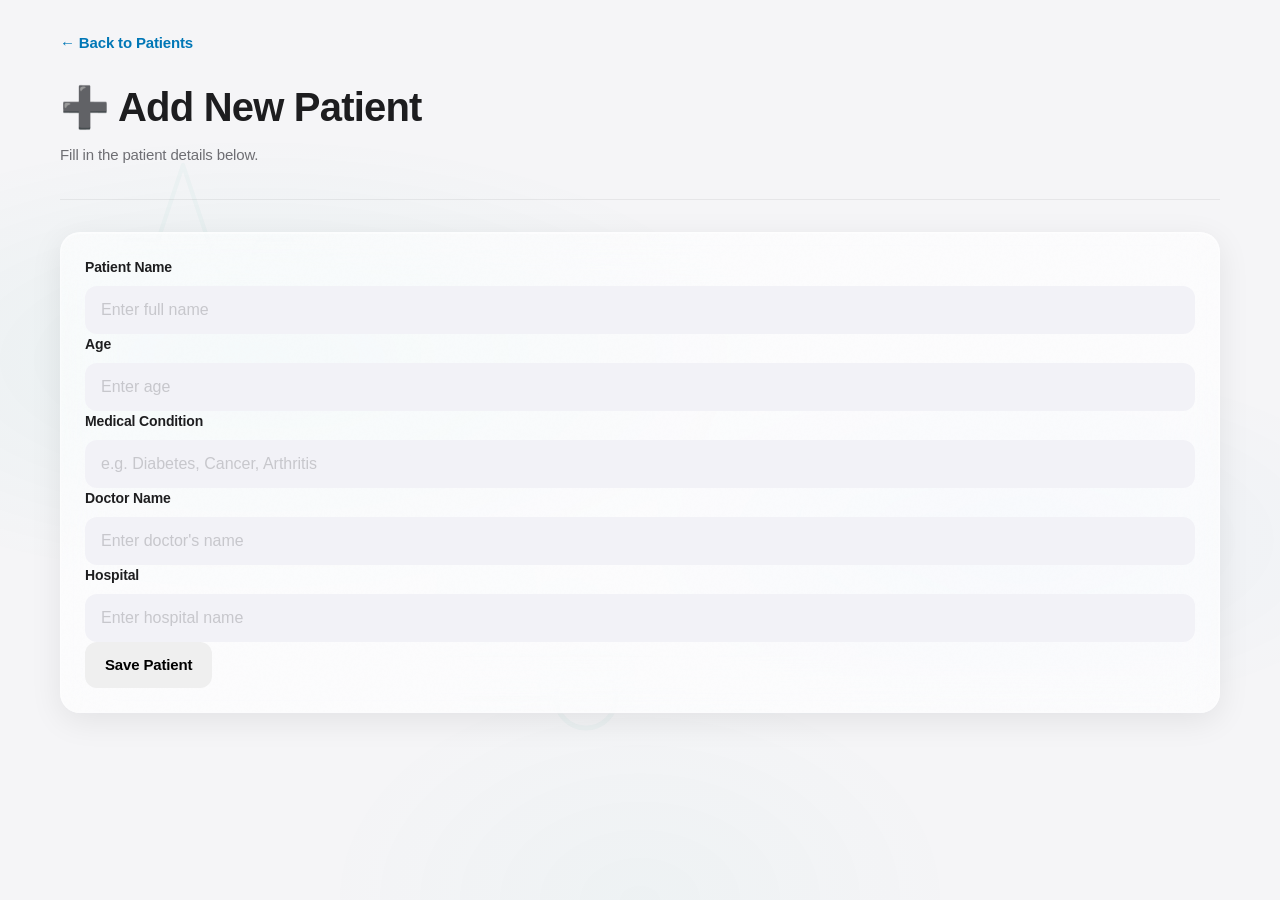
<file: templates/add.html>
<!DOCTYPE html>
<html lang="en">
<head>
    <meta charset="UTF-8">
    <meta name="viewport" content="width=device-width, initial-scale=1.0">
    <link rel="stylesheet" href="/static/style.css">
    <title>Add Patient</title>
</head>
<body>
<div class="container">

    <a href="/" class="back-link">← Back to Patients</a>

    <h1>➕ Add New Patient</h1>
    <p>Fill in the patient details below.</p>

    <hr>

    <div class="card">
        <form method="POST">
            <label>Patient Name</label>
            <input type="text" name="name" placeholder="Enter full name" required>

            <label>Age</label>
            <input type="number" name="age" placeholder="Enter age" required>

            <label>Medical Condition</label>
            <input type="text" name="condition" placeholder="e.g. Diabetes, Cancer, Arthritis">

            <label>Doctor Name</label>
            <input type="text" name="doctor" placeholder="Enter doctor's name">

            <label>Hospital</label>
            <input type="text" name="hospital" placeholder="Enter hospital name">

            <button type="submit" class="btn btn-green">Save Patient</button>
        </form>
    </div>

</div>
</body>
</html>
</file>
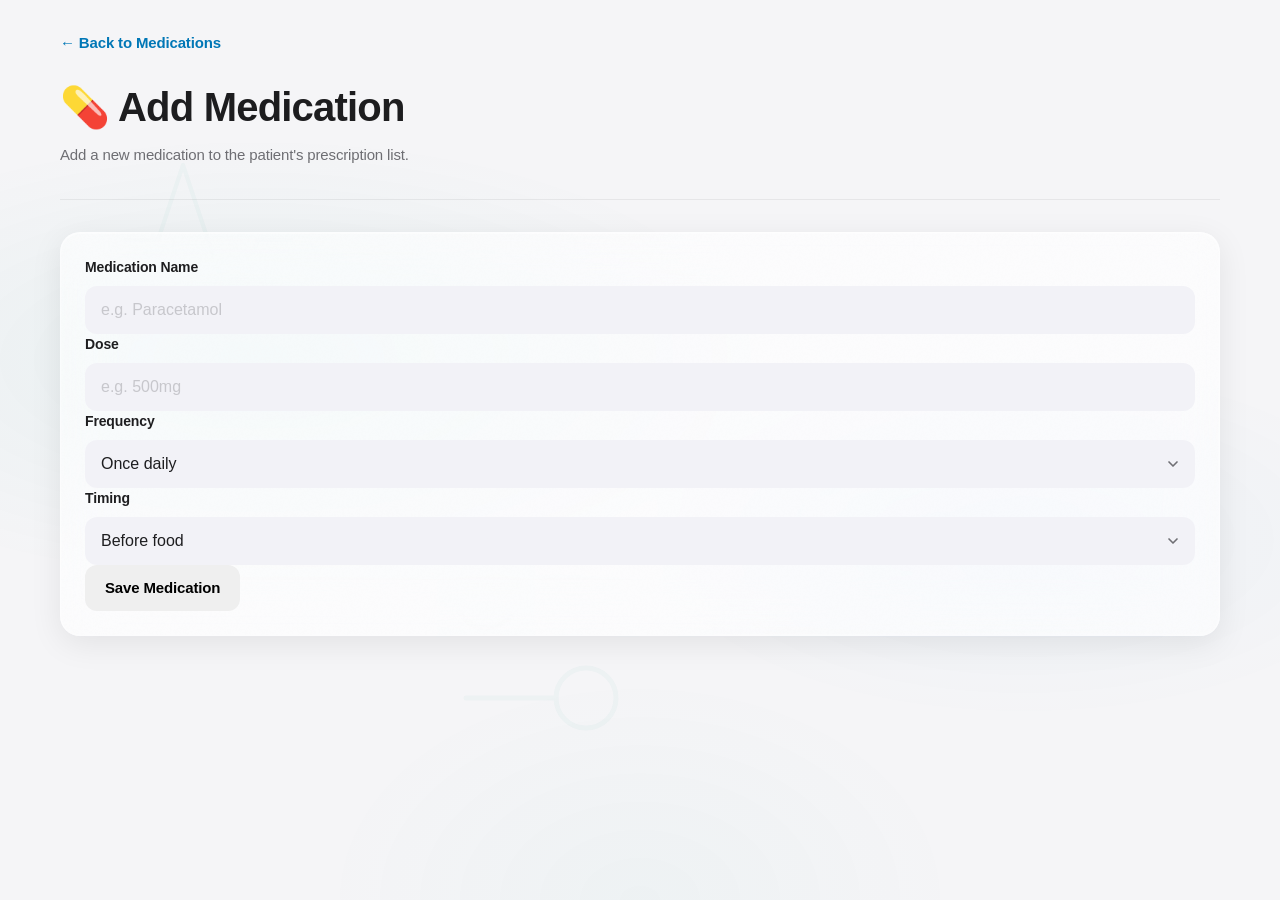
<file: templates/add_medication.html>
<!DOCTYPE html>
<html lang="en">
<head>
    <meta charset="UTF-8">
    <meta name="viewport" content="width=device-width, initial-scale=1.0">
    <link rel="stylesheet" href="/static/style.css">
    <title>Add Medication</title>
</head>
<body>
<div class="container">

    <a href="/patient/{{ patient_id }}/medications" class="back-link">← Back to Medications</a>

    <h1>💊 Add Medication</h1>
    <p>Add a new medication to the patient's prescription list.</p>

    <hr>

    <div class="card">
        <form method="POST">
            <label>Medication Name</label>
            <input type="text" name="name" placeholder="e.g. Paracetamol" required>

            <label>Dose</label>
            <input type="text" name="dose" placeholder="e.g. 500mg" required>

            <label>Frequency</label>
            <select name="frequency">
                <option value="Once daily">Once daily</option>
                <option value="Twice daily">Twice daily</option>
                <option value="Three times daily">Three times daily</option>
                <option value="As needed">As needed</option>
            </select>

            <label>Timing</label>
            <select name="timing">
                <option value="Before food">Before food</option>
                <option value="After food">After food</option>
                <option value="With food">With food</option>
                <option value="At bedtime">At bedtime</option>
            </select>

            <button type="submit" class="btn btn-green">Save Medication</button>
        </form>
    </div>

</div>
</body>
</html>
</file>
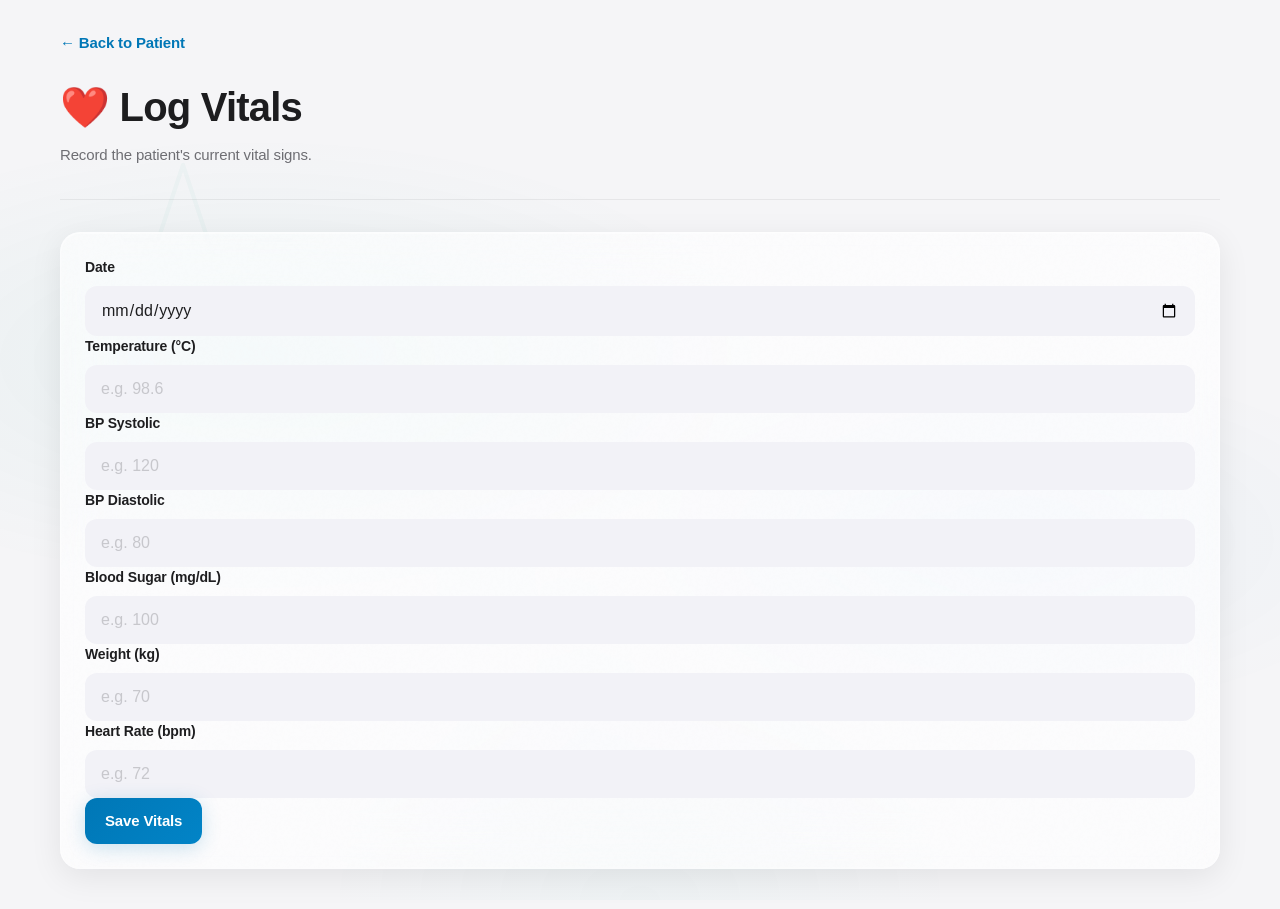
<file: templates/add_vitals.html>
<!DOCTYPE html>
<html lang="en">
<head>
    <meta charset="UTF-8">
    <meta name="viewport" content="width=device-width, initial-scale=1.0">
    <link rel="stylesheet" href="/static/style.css">
    <title>Log Vitals</title>
</head>
<body>
<div class="container">

    <a href="/patient/{{ patient_id }}" class="back-link">← Back to Patient</a>

    <h1>❤️ Log Vitals</h1>
    <p>Record the patient's current vital signs.</p>

    <hr>

    <div class="card">
        <form method="POST">
            <label>Date</label>
            <input type="date" name="date" required>

            <label>Temperature (°C)</label>
            <input type="number" step="0.1" name="temperature" placeholder="e.g. 98.6" required>

            <label>BP Systolic</label>
            <input type="number" name="bp_systolic" placeholder="e.g. 120" required>

            <label>BP Diastolic</label>
            <input type="number" name="bp_diastolic" placeholder="e.g. 80" required>

            <label>Blood Sugar (mg/dL)</label>
            <input type="number" step="0.1" name="sugar" placeholder="e.g. 100">

            <label>Weight (kg)</label>
            <input type="number" step="0.1" name="weight" placeholder="e.g. 70">

            <label>Heart Rate (bpm)</label>
            <input type="number" name="heart_rate" placeholder="e.g. 72">

            <button type="submit" class="btn btn-primary">Save Vitals</button>
        </form>
    </div>

</div>
</body>
</html>
</file>
<file: static/style.css>
:root {
    --primary: #0077B6;
    --primary-light: #00B4D8;
    --primary-dark: #023E8A;
    --primary-50: #f0f9ff;
    --primary-100: #e0f2fe;
    --primary-200: #bae6fd;
    --primary-300: #7dd3fc;
    --primary-400: #38bdf8;
    --primary-500: #0ea5e9;
    --primary-600: #0284c7;
    --primary-700: #0369a1;
    --primary-800: #075985;
    --primary-900: #0c4a6e;
    --medical: #0d9488;
    --medical-light: #14b8a6;
    --medical-dark: #0f766e;
    --medical-50: #f0fdfa;
    --medical-100: #ccfbf1;
    --ios-bg: #f5f5f7;
    --ios-surface: #ffffff;
    --ios-surface-elevated: #ffffff;
    --ios-secondary: #f2f2f7;
    --ios-tertiary: #e5e5ea;
    --ios-quaternary: #d1d1d6;
    --ios-separator: #c6c6c8;
    --ios-border: rgba(0, 0, 0, 0.06);
    --text-primary: #1d1d1f;
    --text-secondary: #6e6e73;
    --text-tertiary: #aeaeb2;
    --text-quaternary: #c7c7cc;
    --text-inverse: #ffffff;
    --success: #34c759;
    --success-bg: #e8f5e9;
    --warning: #ff9500;
    --warning-bg: #fff3e0;
    --danger: #ff3b30;
    --danger-bg: #ffebee;
    --info: #007aff;
    --info-bg: #e3f2fd;
    --font: -apple-system, BlinkMacSystemFont, 'SF Pro Display', 'SF Pro Text', 'Segoe UI', 'Noto Sans SC', 'Noto Sans JP', 'PingFang SC', 'Hiragino Sans GB', 'Microsoft YaHei', sans-serif;
    --font-mono: 'SF Mono', 'SFMono-Regular', 'Fira Code', ui-monospace, monospace;
    --space-1: 4px;
    --space-2: 8px;
    --space-3: 12px;
    --space-4: 16px;
    --space-5: 20px;
    --space-6: 24px;
    --space-8: 32px;
    --space-10: 40px;
    --space-12: 48px;
    --space-16: 64px;
    --radius-xs: 6px;
    --radius-sm: 8px;
    --radius-md: 12px;
    --radius-lg: 16px;
    --radius-xl: 20px;
    --radius-2xl: 24px;
    --radius-3xl: 32px;
    --radius-full: 9999px;
    --shadow-xs: 0 0.5px 1px rgba(0,0,0,0.04);
    --shadow-sm: 0 1px 2px rgba(0,0,0,0.04), 0 1px 3px rgba(0,0,0,0.02);
    --shadow-md: 0 2px 8px rgba(0,0,0,0.06), 0 1px 3px rgba(0,0,0,0.04);
    --shadow-lg: 0 4px 16px rgba(0,0,0,0.08), 0 2px 6px rgba(0,0,0,0.04);
    --shadow-xl: 0 8px 32px rgba(0,0,0,0.10), 0 4px 12px rgba(0,0,0,0.04);
    --shadow-primary: 0 4px 20px rgba(0, 119, 182, 0.20);
    --shadow-primary-lg: 0 8px 30px rgba(0, 119, 182, 0.25);
    --ease-ios: cubic-bezier(0.32, 0.08, 0.24, 1);
    --ease-spring: cubic-bezier(0.34, 1.56, 0.64, 1);
    --ease-out: cubic-bezier(0.16, 1, 0.3, 1);
    --ease-in-out: cubic-bezier(0.65, 0, 0.35, 1);
    --duration-fast: 150ms;
    --duration-base: 250ms;
    --duration-slow: 400ms;
    --duration-slower: 600ms;
}

*, *::before, *::after {
    margin: 0;
    padding: 0;
    box-sizing: border-box;
    -webkit-tap-highlight-color: transparent;
}

html {
    font-size: 16px;
    -webkit-font-smoothing: antialiased;
    -moz-osx-font-smoothing: grayscale;
    text-rendering: optimizeLegibility;
    scroll-behavior: smooth;
}

body {
    background: var(--ios-bg);
    color: var(--text-primary);
    font-family: var(--font);
    font-size: 16px;
    line-height: 1.5;
    letter-spacing: -0.01em;
    min-height: 100vh;
    overflow-x: hidden;
    padding-bottom: env(safe-area-inset-bottom);
    position: relative;
}

body::before {
    content: '';
    position: fixed;
    inset: 0;
    z-index: -2;
    background: 
        radial-gradient(ellipse 80% 50% at 20% 40%, rgba(13, 148, 136, 0.06) 0%, transparent 50%),
        radial-gradient(ellipse 60% 40% at 80% 60%, rgba(0, 119, 182, 0.04) 0%, transparent 50%),
        radial-gradient(ellipse 50% 50% at 50% 100%, rgba(13, 148, 136, 0.03) 0%, transparent 50%);
    pointer-events: none;
}

body::after {
    content: '';
    position: fixed;
    inset: 0;
    z-index: -1;
    pointer-events: none;
    opacity: 0.03;
    background-image: 
        url("data:image/svg+xml,%3Csvg xmlns='http://www.w3.org/2000/svg' width='200' height='200' viewBox='0 0 24 24' fill='none' stroke='%230d9488' stroke-width='0.5' stroke-linecap='round' stroke-linejoin='round'%3E%3Cpath d='M22 12h-4l-3 9L9 3l-3 9H2'/%3E%3C/svg%3E"),
        url("data:image/svg+xml,%3Csvg xmlns='http://www.w3.org/2000/svg' width='160' height='160' viewBox='0 0 24 24' fill='none' stroke='%230077B6' stroke-width='0.5' stroke-linecap='round' stroke-linejoin='round'%3E%3Cpath d='M4.9 19.1C1 15.2 1 8.8 4.9 4.9'/%3E%3Cpath d='M7.8 16.2c-2.3-2.3-2.3-6.1 0-8.5'/%3E%3Ccircle cx='12' cy='12' r='2'/%3E%3Cpath d='M16.2 7.8c2.3 2.3 2.3 6.1 0 8.5'/%3E%3Cpath d='M19.1 4.9C23 8.8 23 15.1 19.1 19'/%3E%3C/svg%3E"),
        url("data:image/svg+xml,%3Csvg xmlns='http://www.w3.org/2000/svg' width='240' height='240' viewBox='0 0 24 24' fill='none' stroke='%230d9488' stroke-width='0.5' stroke-linecap='round' stroke-linejoin='round'%3E%3Cpath d='M20 7h-9'/%3E%3Cpath d='M14 17H5'/%3E%3Ccircle cx='17' cy='17' r='3'/%3E%3Ccircle cx='7' cy='7' r='3'/%3E%3C/svg%3E");
    background-position: 10% 20%, 70% 60%, 40% 80%;
    background-repeat: no-repeat;
    animation: floatBg 20s ease-in-out infinite;
}

@keyframes floatBg {
    0%, 100% { transform: translateY(0) rotate(0deg); }
    33% { transform: translateY(-10px) rotate(1deg); }
    66% { transform: translateY(5px) rotate(-1deg); }
}

.container {
    max-width: 1200px;
    margin: 0 auto;
    padding: var(--space-6) var(--space-5);
}

h1, h2, h3, h4, h5, h6 {
    font-weight: 700;
    line-height: 1.2;
    color: var(--text-primary);
    letter-spacing: -0.02em;
}

h1 {
    font-size: clamp(1.75rem, 5vw, 2.5rem);
    font-weight: 800;
    margin-bottom: var(--space-3);
}

h2 {
    font-size: clamp(1.375rem, 4vw, 1.75rem);
    font-weight: 700;
    margin-bottom: var(--space-3);
}

h3 {
    font-size: 1.125rem;
    font-weight: 600;
    margin-bottom: var(--space-3);
    color: var(--text-primary);
}

h4 {
    font-size: 1rem;
    font-weight: 600;
    margin-bottom: var(--space-2);
    color: var(--text-secondary);
}

p {
    color: var(--text-secondary);
    line-height: 1.6;
    margin-bottom: var(--space-3);
    font-size: 0.9375rem;
    letter-spacing: -0.01em;
}

.text-muted { color: var(--text-tertiary); }
.text-small { font-size: 0.8125rem; }
.text-xs { font-size: 0.75rem; }
.text-primary { color: var(--primary); }
.text-medical { color: var(--medical); }
.text-success { color: var(--success); }
.text-warning { color: var(--warning); }
.text-danger { color: var(--danger); }

a {
    color: var(--primary);
    text-decoration: none;
    font-weight: 500;
    transition: color var(--duration-fast) var(--ease-ios);
}

a:hover { color: var(--primary-dark); }

a:focus-visible {
    outline: 2px solid var(--primary-200);
    outline-offset: 2px;
    border-radius: var(--radius-xs);
}

hr {
    border: none;
    border-top: 1px solid var(--ios-border);
    margin: var(--space-8) 0;
}

hr.dashed {
    border-top-style: dashed;
    border-top-color: var(--ios-quaternary);
}

button, .btn {
    display: inline-flex;
    align-items: center;
    justify-content: center;
    gap: var(--space-2);
    padding: var(--space-3) var(--space-5);
    border-radius: var(--radius-md);
    font-size: 0.9375rem;
    font-weight: 600;
    font-family: inherit;
    border: none;
    cursor: pointer;
    transition: all var(--duration-fast) var(--ease-ios);
    white-space: nowrap;
    letter-spacing: -0.01em;
    line-height: 1.5;
    min-height: 44px;
    position: relative;
    overflow: hidden;
}

button::before, .btn::before {
    content: '';
    position: absolute;
    inset: 0;
    background: linear-gradient(180deg, rgba(255,255,255,0.15) 0%, transparent 100%);
    opacity: 0;
    transition: opacity var(--duration-fast) var(--ease-ios);
}

button:hover::before, .btn:hover::before { opacity: 1; }

button:active, .btn:active {
    transform: scale(0.96);
    transition-duration: 100ms;
}

button:focus-visible, .btn:focus-visible {
    outline: 2px solid var(--primary-200);
    outline-offset: 2px;
}

.btn-primary {
    background: linear-gradient(135deg, var(--primary) 0%, var(--primary-600) 100%);
    color: var(--text-inverse);
    box-shadow: var(--shadow-primary);
}

.btn-primary:hover {
    box-shadow: var(--shadow-primary-lg);
    transform: translateY(-1px);
}

.btn-primary:active { transform: scale(0.96) translateY(0); }

.btn-success {
    background: linear-gradient(135deg, var(--success) 0%, #2da44e 100%);
    color: var(--text-inverse);
    box-shadow: 0 4px 20px rgba(52, 199, 89, 0.20);
}

.btn-success:hover {
    box-shadow: 0 8px 30px rgba(52, 199, 89, 0.25);
    transform: translateY(-1px);
}

.btn-danger {
    background: linear-gradient(135deg, var(--danger) 0%, #e02e24 100%);
    color: var(--text-inverse);
    box-shadow: 0 4px 20px rgba(255, 59, 48, 0.20);
}

.btn-danger:hover {
    box-shadow: 0 8px 30px rgba(255, 59, 48, 0.25);
    transform: translateY(-1px);
}

.btn-warning {
    background: linear-gradient(135deg, var(--warning) 0%, #e68600 100%);
    color: var(--text-inverse);
    box-shadow: 0 4px 20px rgba(255, 149, 0, 0.20);
}

.btn-warning:hover {
    box-shadow: 0 8px 30px rgba(255, 149, 0, 0.25);
    transform: translateY(-1px);
}

.btn-secondary {
    background: var(--ios-secondary);
    color: var(--text-primary);
    box-shadow: var(--shadow-xs);
    border: 0.5px solid var(--ios-border);
}

.btn-secondary:hover {
    background: var(--ios-tertiary);
    transform: translateY(-1px);
    box-shadow: var(--shadow-sm);
}

.btn-ghost {
    background: transparent;
    color: var(--primary);
    box-shadow: none;
}

.btn-ghost:hover { background: var(--primary-50); }

.btn-outline {
    background: transparent;
    color: var(--primary);
    box-shadow: none;
    border: 1.5px solid var(--primary-200);
}

.btn-outline:hover {
    background: var(--primary-50);
    border-color: var(--primary);
}

.btn-sm {
    padding: var(--space-2) var(--space-3);
    font-size: 0.8125rem;
    min-height: 32px;
    border-radius: var(--radius-sm);
}

.btn-lg {
    padding: var(--space-4) var(--space-6);
    font-size: 1rem;
    min-height: 52px;
    border-radius: var(--radius-lg);
}

.btn-full { width: 100%; }

.btn .icon {
    font-size: 1.125em;
    line-height: 1;
    transition: transform var(--duration-fast) var(--ease-spring);
}

.btn:hover .icon { transform: translateX(2px); }
.btn:active .icon { transform: translateX(0); }

.card {
    background: rgba(255, 255, 255, 0.65);
    backdrop-filter: blur(24px) saturate(180%);
    -webkit-backdrop-filter: blur(24px) saturate(180%);
    border: 1px solid rgba(255, 255, 255, 0.35);
    border-top: 1px solid rgba(255, 255, 255, 0.5);
    border-bottom: 1px solid rgba(255, 255, 255, 0.15);
    border-radius: var(--radius-xl);
    padding: var(--space-6);
    margin-bottom: var(--space-4);
    transition: all var(--duration-base) var(--ease-ios);
    box-shadow: 
        0 8px 32px rgba(0, 0, 0, 0.08),
        inset 0 1px 0 rgba(255, 255, 255, 0.4),
        inset 0 0 0 1px rgba(255, 255, 255, 0.1);
    position: relative;
    overflow: hidden;
    transform: translateZ(0);
}

.card::before {
    content: '';
    position: absolute;
    inset: 0;
    background: url("data:image/svg+xml,%3Csvg viewBox='0 0 200 200' xmlns='http://www.w3.org/2000/svg'%3E%3Cfilter id='noise'%3E%3CfeTurbulence type='fractalNoise' baseFrequency='0.85' numOctaves='4' stitchTiles='stitch'/%3E%3C/filter%3E%3Crect width='100%25' height='100%25' filter='url(%23noise)' opacity='0.03'/%3E%3C/svg%3E");
    opacity: 1;
    pointer-events: none;
    mix-blend-mode: overlay;
}

.card:hover {
    background: rgba(255, 255, 255, 0.75);
    box-shadow: 
        0 12px 40px rgba(0, 0, 0, 0.12),
        inset 0 1px 0 rgba(255, 255, 255, 0.5),
        inset 0 0 0 1px rgba(255, 255, 255, 0.15);
    transform: translateY(-2px) translateZ(0);
}

.card-header {
    display: flex;
    align-items: center;
    justify-content: space-between;
    margin-bottom: var(--space-4);
    padding-bottom: var(--space-4);
    border-bottom: 0.5px solid var(--ios-border);
}

.card-header h2, .card-header h3 { margin-bottom: 0; }

.card-body { padding: var(--space-1) 0; }

.card-footer {
    display: flex;
    gap: var(--space-3);
    margin-top: var(--space-4);
    padding-top: var(--space-4);
    border-top: 0.5px solid var(--ios-border);
}

.card-elevated {
    box-shadow: var(--shadow-md);
    border: none;
}

.card-elevated:hover { box-shadow: var(--shadow-lg); }

.card-flat {
    box-shadow: none;
    background: var(--ios-secondary);
    border: none;
}

.card-glass {
    background: rgba(255, 255, 255, 0.25);
    backdrop-filter: blur(40px) saturate(200%);
    -webkit-backdrop-filter: blur(40px) saturate(200%);
    border: 1px solid rgba(255, 255, 255, 0.4);
    border-top: 1.5px solid rgba(255, 255, 255, 0.6);
    border-bottom: 1px solid rgba(255, 255, 255, 0.2);
    box-shadow: 
        0 4px 24px rgba(0, 0, 0, 0.06),
        inset 0 1px 0 rgba(255, 255, 255, 0.5),
        inset 0 0 0 1px rgba(255, 255, 255, 0.15);
    position: relative;
    overflow: hidden;
    transform: translateZ(0);
}

.card-glass::before {
    content: '';
    position: absolute;
    inset: 0;
    background: url("data:image/svg+xml,%3Csvg viewBox='0 0 200 200' xmlns='http://www.w3.org/2000/svg'%3E%3Cfilter id='noise'%3E%3CfeTurbulence type='fractalNoise' baseFrequency='0.85' numOctaves='4' stitchTiles='stitch'/%3E%3C/filter%3E%3Crect width='100%25' height='100%25' filter='url(%23noise)' opacity='0.04'/%3E%3C/svg%3E");
    opacity: 1;
    pointer-events: none;
    mix-blend-mode: overlay;
}

.card-glass:hover {
    background: rgba(255, 255, 255, 0.35);
    box-shadow: 
        0 8px 32px rgba(0, 0, 0, 0.1),
        inset 0 1px 0 rgba(255, 255, 255, 0.6),
        inset 0 0 0 1px rgba(255, 255, 255, 0.2);
}

.patient-card {
    background: rgba(255, 255, 255, 0.72);
    backdrop-filter: blur(20px) saturate(160%);
    -webkit-backdrop-filter: blur(20px) saturate(160%);
    border: 1px solid rgba(255, 255, 255, 0.4);
    border-top: 1px solid rgba(255, 255, 255, 0.55);
    border-bottom: 1px solid rgba(255, 255, 255, 0.2);
    border-radius: var(--radius-2xl);
    padding: var(--space-5);
    margin-bottom: var(--space-4);
    transition: all var(--duration-base) var(--ease-ios);
    box-shadow: 
        0 4px 20px rgba(0, 0, 0, 0.06),
        inset 0 1px 0 rgba(255, 255, 255, 0.45),
        inset 0 0 0 1px rgba(255, 255, 255, 0.1);
    position: relative;
    overflow: hidden;
    transform: translateZ(0);
}

.patient-card::before {
    content: '';
    position: absolute;
    inset: 0;
    background: url("data:image/svg+xml,%3Csvg viewBox='0 0 200 200' xmlns='http://www.w3.org/2000/svg'%3E%3Cfilter id='noise'%3E%3CfeTurbulence type='fractalNoise' baseFrequency='0.85' numOctaves='4' stitchTiles='stitch'/%3E%3C/filter%3E%3Crect width='100%25' height='100%25' filter='url(%23noise)' opacity='0.025'/%3E%3C/svg%3E");
    opacity: 1;
    pointer-events: none;
    mix-blend-mode: overlay;
}

.patient-card::after {
    content: '';
    position: absolute;
    top: 0;
    left: 0;
    right: 0;
    height: 3px;
    background: linear-gradient(90deg, var(--medical), var(--primary-light));
    opacity: 0;
    transition: opacity var(--duration-base) var(--ease-ios);
    box-shadow: 0 1px 4px rgba(13, 148, 136, 0.3);
}

.patient-card:hover::after { opacity: 1; }

.patient-card:hover {
    background: rgba(255, 255, 255, 0.82);
    box-shadow: 
        0 8px 28px rgba(0, 0, 0, 0.1),
        inset 0 1px 0 rgba(255, 255, 255, 0.55),
        inset 0 0 0 1px rgba(255, 255, 255, 0.15);
    transform: translateY(-2px) translateZ(0);
}

.patient-card h2 {
    color: var(--text-primary);
    margin-bottom: var(--space-3);
    font-size: 1.25rem;
    font-weight: 700;
    display: flex;
    align-items: center;
    gap: var(--space-3);
}

.patient-card .info {
    color: var(--text-secondary);
    font-size: 0.875rem;
    margin-bottom: var(--space-2);
    display: flex;
    align-items: center;
    gap: var(--space-2);
    padding: var(--space-1) 0;
}

.patient-card .info strong {
    color: var(--text-primary);
    font-weight: 600;
    min-width: 80px;
    font-size: 0.8125rem;
    text-transform: uppercase;
    letter-spacing: 0.05em;
}

.patient-avatar {
    width: 56px;
    height: 56px;
    border-radius: var(--radius-full);
    background: linear-gradient(135deg, var(--medical-100), var(--primary-100));
    display: flex;
    align-items: center;
    justify-content: center;
    font-weight: 700;
    font-size: 1.25rem;
    color: var(--medical-dark);
    flex-shrink: 0;
    box-shadow: var(--shadow-sm);
    border: 2px solid var(--ios-surface);
}

.patient-avatar.large { width: 72px; height: 72px; font-size: 1.5rem; }
.patient-avatar.small { width: 40px; height: 40px; font-size: 0.875rem; }

.nav {
    display: flex;
    gap: var(--space-2);
    flex-wrap: wrap;
    margin: var(--space-6) 0;
    align-items: center;
}

.nav-segmented {
    background: var(--ios-secondary);
    padding: var(--space-1);
    border-radius: var(--radius-lg);
    display: inline-flex;
    gap: 0;
    box-shadow: inset 0 1px 2px rgba(0,0,0,0.04);
}

.nav-segmented .nav-item {
    padding: var(--space-2) var(--space-4);
    border-radius: var(--radius-md);
    font-size: 0.875rem;
    font-weight: 600;
    color: var(--text-secondary);
    transition: all var(--duration-fast) var(--ease-ios);
    cursor: pointer;
    border: none;
    background: none;
    font-family: inherit;
    position: relative;
    z-index: 1;
}

.nav-segmented .nav-item:hover { color: var(--text-primary); }

.nav-segmented .nav-item.active {
    background: var(--ios-surface);
    color: var(--primary);
    box-shadow: var(--shadow-xs);
    font-weight: 700;
}

.back-link {
    display: inline-flex;
    align-items: center;
    gap: var(--space-2);
    padding: var(--space-2) 0;
    color: var(--primary);
    font-size: 0.9375rem;
    margin-bottom: var(--space-5);
    font-weight: 600;
    transition: all var(--duration-fast) var(--ease-ios);
}

.back-link:hover {
    color: var(--primary-dark);
    transform: translateX(-4px);
}

.back-link .icon {
    font-size: 1.125em;
    transition: transform var(--duration-fast) var(--ease-ios);
}

.back-link:hover .icon { transform: translateX(-2px); }

.breadcrumb {
    display: flex;
    align-items: center;
    gap: var(--space-2);
    font-size: 0.8125rem;
    color: var(--text-tertiary);
    margin-bottom: var(--space-4);
}

.breadcrumb a {
    color: var(--text-tertiary);
    font-weight: 500;
}

.breadcrumb a:hover { color: var(--primary); }

.breadcrumb .separator {
    color: var(--text-quaternary);
    font-size: 0.75rem;
}

.breadcrumb .current {
    color: var(--text-primary);
    font-weight: 600;
}

.tab-bar {
    position: fixed;
    bottom: 0;
    left: 0;
    right: 0;
    background: rgba(255, 255, 255, 0.55);
    backdrop-filter: blur(32px) saturate(180%);
    -webkit-backdrop-filter: blur(32px) saturate(180%);
    border-top: 1px solid rgba(255, 255, 255, 0.4);
    display: flex;
    justify-content: space-around;
    padding: var(--space-2) 0 calc(var(--space-2) + env(safe-area-inset-bottom));
    z-index: 100;
    box-shadow: 0 -4px 20px rgba(0, 0, 0, 0.05);
    transform: translateZ(0);
}

.tab-bar::before {
    content: '';
    position: absolute;
    inset: 0;
    background: url("data:image/svg+xml,%3Csvg viewBox='0 0 200 200' xmlns='http://www.w3.org/2000/svg'%3E%3Cfilter id='noise'%3E%3CfeTurbulence type='fractalNoise' baseFrequency='0.85' numOctaves='4' stitchTiles='stitch'/%3E%3C/filter%3E%3Crect width='100%25' height='100%25' filter='url(%23noise)' opacity='0.03'/%3E%3C/svg%3E");
    opacity: 1;
    pointer-events: none;
    mix-blend-mode: overlay;
}

.tab-bar .tab-item {
    display: flex;
    flex-direction: column;
    align-items: center;
    gap: var(--space-1);
    padding: var(--space-2) var(--space-3);
    color: var(--text-tertiary);
    font-size: 0.625rem;
    font-weight: 600;
    text-decoration: none;
    transition: all var(--duration-fast) var(--ease-ios);
    border: none;
    background: none;
    cursor: pointer;
    min-width: 64px;
}

.tab-bar .tab-item .tab-icon {
    font-size: 1.5rem;
    line-height: 1;
    transition: transform var(--duration-fast) var(--ease-spring);
}

.tab-bar .tab-item:hover { color: var(--text-secondary); }
.tab-bar .tab-item.active { color: var(--primary); }
.tab-bar .tab-item.active .tab-icon { transform: translateY(-2px); }

.action-grid {
    display: grid;
    grid-template-columns: repeat(auto-fill, minmax(140px, 1fr));
    gap: var(--space-4);
    margin-top: var(--space-6);
}

.action-btn {
    background: rgba(255, 255, 255, 0.6);
    backdrop-filter: blur(16px) saturate(150%);
    -webkit-backdrop-filter: blur(16px) saturate(150%);
    border: 1px solid rgba(255, 255, 255, 0.35);
    border-top: 1px solid rgba(255, 255, 255, 0.5);
    border-bottom: 1px solid rgba(255, 255, 255, 0.15);
    border-radius: var(--radius-xl);
    padding: var(--space-5) var(--space-3);
    text-align: center;
    text-decoration: none;
    color: var(--text-primary);
    transition: all var(--duration-base) var(--ease-ios);
    display: flex;
    flex-direction: column;
    align-items: center;
    gap: var(--space-3);
    font-size: 0.8125rem;
    font-weight: 600;
    box-shadow: 
        0 2px 12px rgba(0, 0, 0, 0.04),
        inset 0 1px 0 rgba(255, 255, 255, 0.4);
    position: relative;
    overflow: hidden;
    transform: translateZ(0);
}

.action-btn::before {
    content: '';
    position: absolute;
    inset: 0;
    background: url("data:image/svg+xml,%3Csvg viewBox='0 0 200 200' xmlns='http://www.w3.org/2000/svg'%3E%3Cfilter id='noise'%3E%3CfeTurbulence type='fractalNoise' baseFrequency='0.85' numOctaves='4' stitchTiles='stitch'/%3E%3C/filter%3E%3Crect width='100%25' height='100%25' filter='url(%23noise)' opacity='0.03'/%3E%3C/svg%3E");
    opacity: 1;
    pointer-events: none;
    mix-blend-mode: overlay;
}

.action-btn:hover {
    background: rgba(255, 255, 255, 0.8);
    transform: translateY(-3px) translateZ(0);
    box-shadow: 
        0 6px 24px rgba(0, 0, 0, 0.08),
        inset 0 1px 0 rgba(255, 255, 255, 0.5),
        inset 0 0 0 1px rgba(255, 255, 255, 0.15);
    border-color: rgba(0, 119, 182, 0.25);
    color: var(--primary);
}

.action-btn .icon {
    width: 48px;
    height: 48px;
    border-radius: var(--radius-lg);
    display: flex;
    align-items: center;
    justify-content: center;
    font-size: 1.5rem;
    line-height: 1;
    background: linear-gradient(135deg, var(--primary-50), var(--medical-50));
    color: var(--primary);
    transition: all var(--duration-base) var(--ease-spring);
}

.action-btn:hover .icon {
    transform: scale(1.1) rotate(-2deg);
    background: linear-gradient(135deg, var(--primary-100), var(--medical-100));
}

.action-btn .label {
    font-size: 0.8125rem;
    color: var(--text-secondary);
    font-weight: 600;
}

.form-group { margin-bottom: var(--space-5); }

.form-row {
    display: grid;
    grid-template-columns: repeat(auto-fit, minmax(220px, 1fr));
    gap: var(--space-4);
}

label, .form-label {
    display: block;
    color: var(--text-primary);
    font-size: 0.875rem;
    margin-bottom: var(--space-2);
    font-weight: 600;
    letter-spacing: -0.01em;
}

label .required {
    color: var(--danger);
    margin-left: var(--space-1);
}

.form-hint {
    font-size: 0.75rem;
    color: var(--text-tertiary);
    margin-top: var(--space-1);
    line-height: 1.5;
}

input, select, textarea {
    background: var(--ios-secondary);
    border: none;
    color: var(--text-primary);
    padding: var(--space-3) var(--space-4);
    border-radius: var(--radius-md);
    width: 100%;
    font-size: 1rem;
    font-family: inherit;
    transition: all var(--duration-fast) var(--ease-ios);
    line-height: 1.5;
    min-height: 44px;
    -webkit-appearance: none;
    appearance: none;
}

input::placeholder, textarea::placeholder { color: var(--text-quaternary); }

input:hover, select:hover, textarea:hover { background: var(--ios-tertiary); }

input:focus, select:focus, textarea:focus {
    outline: none;
    background: var(--ios-surface);
    box-shadow: 0 0 0 3px var(--primary-100), var(--shadow-sm);
}

input:disabled, select:disabled, textarea:disabled {
    background: var(--ios-tertiary);
    color: var(--text-tertiary);
    cursor: not-allowed;
    opacity: 0.6;
}

input.error, select.error, textarea.error {
    background: var(--danger-bg);
    box-shadow: 0 0 0 3px rgba(255, 59, 48, 0.1);
}

select {
    background-image: url("data:image/svg+xml,%3Csvg xmlns='http://www.w3.org/2000/svg' width='16' height='16' viewBox='0 0 24 24' fill='none' stroke='%236e6e73' stroke-width='2.5' stroke-linecap='round' stroke-linejoin='round'%3E%3Cpath d='m6 9 6 6 6-6'/%3E%3C/svg%3E");
    background-repeat: no-repeat;
    background-position: right 14px center;
    padding-right: var(--space-10);
}

textarea {
    min-height: 120px;
    resize: vertical;
    padding: var(--space-4);
}

.input-group {
    display: flex;
    align-items: stretch;
    border-radius: var(--radius-md);
    overflow: hidden;
    box-shadow: var(--shadow-xs);
}

.input-group input, .input-group select {
    border-radius: 0;
    margin-bottom: 0;
    box-shadow: none;
}

.input-group > :first-child { border-radius: var(--radius-md) 0 0 var(--radius-md); }
.input-group > :last-child { border-radius: 0 var(--radius-md) var(--radius-md) 0; }

.input-group-addon {
    display: flex;
    align-items: center;
    padding: 0 var(--space-4);
    background: var(--ios-tertiary);
    color: var(--text-secondary);
    font-size: 0.875rem;
    font-weight: 600;
    border: none;
}

.input-group > :first-child.input-group-addon { border-radius: var(--radius-md) 0 0 var(--radius-md); }
.input-group > :last-child.input-group-addon { border-radius: 0 var(--radius-md) var(--radius-md) 0; }

.form-check {
    display: flex;
    align-items: center;
    gap: var(--space-3);
    cursor: pointer;
    padding: var(--space-2) 0;
}

.form-check input[type="checkbox"], .form-check input[type="radio"] {
    width: 22px;
    height: 22px;
    min-height: auto;
    accent-color: var(--primary);
    cursor: pointer;
    flex-shrink: 0;
    border-radius: var(--radius-xs);
}

.form-check input[type="radio"] { border-radius: var(--radius-full); }

.form-check label {
    margin-bottom: 0;
    font-weight: 500;
    cursor: pointer;
    color: var(--text-secondary);
    font-size: 0.9375rem;
}

.switch {
    position: relative;
    display: inline-flex;
    align-items: center;
    gap: var(--space-3);
    cursor: pointer;
}

.switch input {
    opacity: 0;
    width: 0;
    height: 0;
    position: absolute;
}

.switch-slider {
    position: relative;
    width: 50px;
    height: 30px;
    background: var(--ios-quaternary);
    border-radius: var(--radius-full);
    transition: background var(--duration-fast) var(--ease-ios);
    flex-shrink: 0;
}

.switch-slider::after {
    content: '';
    position: absolute;
    top: 2px;
    left: 2px;
    width: 26px;
    height: 26px;
    background: var(--ios-surface);
    border-radius: var(--radius-full);
    transition: transform var(--duration-fast) var(--ease-spring);
    box-shadow: 0 2px 6px rgba(0,0,0,0.15);
}

.switch input:checked + .switch-slider { background: var(--success); }
.switch input:checked + .switch-slider::after { transform: translateX(20px); }
.switch input:focus-visible + .switch-slider { box-shadow: 0 0 0 3px var(--primary-100); }

.switch-label {
    font-size: 0.9375rem;
    font-weight: 500;
    color: var(--text-secondary);
}

.table-wrapper {
    overflow-x: auto;
    border-radius: var(--radius-xl);
    border: 0.5px solid var(--ios-border);
    box-shadow: var(--shadow-sm);
    background: var(--ios-surface);
    -webkit-overflow-scrolling: touch;
}

table {
    width: 100%;
    border-collapse: collapse;
    font-size: 0.875rem;
}

th {
    background: var(--ios-secondary);
    color: var(--text-secondary);
    padding: var(--space-3) var(--space-4);
    text-align: left;
    font-size: 0.75rem;
    font-weight: 700;
    text-transform: uppercase;
    letter-spacing: 0.06em;
    border-bottom: 0.5px solid var(--ios-border);
    white-space: nowrap;
}

td {
    padding: var(--space-3) var(--space-4);
    border-bottom: 0.5px solid var(--ios-border);
    color: var(--text-primary);
    vertical-align: middle;
    font-weight: 500;
}

tr:last-child td { border-bottom: none; }
tr:hover td { background: var(--primary-50); }

.table-striped tr:nth-child(even) td { background: var(--ios-secondary); }
.table-striped tr:hover td { background: var(--primary-50); }

.td-status {
    display: inline-flex;
    align-items: center;
    gap: var(--space-2);
    padding: var(--space-1) var(--space-3);
    border-radius: var(--radius-full);
    font-size: 0.6875rem;
    font-weight: 700;
    text-transform: uppercase;
    letter-spacing: 0.05em;
    line-height: 1.5;
}

.td-status::before {
    content: '';
    width: 6px;
    height: 6px;
    border-radius: var(--radius-full);
    background: currentColor;
}

.td-status.active { background: var(--success-bg); color: #1b5e20; }
.td-status.pending { background: var(--warning-bg); color: #e65100; }
.td-status.critical { background: var(--danger-bg); color: #c62828; }
.td-status.info { background: var(--info-bg); color: #1565c0; }

.alert {
    padding: var(--space-4) var(--space-5);
    border-radius: var(--radius-lg);
    margin-bottom: var(--space-5);
    font-size: 0.9375rem;
    line-height: 1.6;
    display: flex;
    align-items: flex-start;
    gap: var(--space-3);
    border-left: none;
    position: relative;
    overflow: hidden;
}

.alert::before {
    content: '';
    position: absolute;
    left: 0;
    top: 0;
    bottom: 0;
    width: 4px;
    border-radius: var(--radius-lg) 0 0 var(--radius-lg);
}

.alert .alert-icon {
    font-size: 1.25rem;
    line-height: 1;
    flex-shrink: 0;
    margin-top: 2px;
}

.alert .alert-content { flex: 1; }

.alert .alert-title {
    font-weight: 700;
    margin-bottom: var(--space-1);
    color: inherit;
    font-size: 0.9375rem;
}

.alert-primary { background: var(--primary-50); color: var(--primary-900); }
.alert-primary::before { background: var(--primary); }
.alert-success { background: var(--success-bg); color: #1b5e20; }
.alert-success::before { background: var(--success); }
.alert-warning { background: var(--warning-bg); color: #e65100; }
.alert-warning::before { background: var(--warning); }
.alert-danger { background: var(--danger-bg); color: #c62828; }
.alert-danger::before { background: var(--danger); }
.alert-info { background: var(--info-bg); color: #1565c0; }
.alert-info::before { background: var(--info); }

.response-box {
    background: linear-gradient(135deg, #1e3a5f 0%, #0f172a 100%);
    border-left: 4px solid #3b82f6;
    padding: var(--space-5);
    border-radius: var(--radius-lg);
    line-height: 1.8;
    white-space: pre-wrap;
    color: #f1f5f9;
    font-size: 0.9375rem;
    box-shadow: var(--shadow-sm);
    margin-top: var(--space-5);
    font-family: var(--font-mono);
    font-size: 0.8125rem;
}

.response-box strong, .response-box b { color: #93c5fd; font-weight: 700; }
.response-box em, .response-box i { color: #bfdbfe; }
.response-box code {
    background: rgba(255, 255, 255, 0.1);
    padding: 2px 6px;
    border-radius: 4px;
    font-family: var(--font-mono);
    font-size: 0.9em;
    color: #e2e8f0;
}

.emergency-box {
    background: linear-gradient(135deg, #dc2626 0%, #b91c1c 100%);
    border-left: 4px solid #991b1b;
    padding: var(--space-5);
    border-radius: var(--radius-lg);
    line-height: 1.8;
    white-space: pre-wrap;
    color: #ffffff;
    font-size: 0.9375rem;
    box-shadow: var(--shadow-sm);
    margin-top: var(--space-5);
    animation: pulseEmergency 2s ease-in-out infinite;
}

.emergency-box strong, .emergency-box b { color: #fecaca; font-weight: 700; }
.emergency-box em, .emergency-box i { color: #fca5a5; }

@keyframes pulseEmergency {
    0%, 100% { box-shadow: var(--shadow-sm); }
    50% { box-shadow: 0 0 0 4px rgba(255, 59, 48, 0.1); }
}

.info-grid {
    display: grid;
    grid-template-columns: repeat(auto-fill, minmax(180px, 1fr));
    gap: var(--space-4);
    margin: var(--space-5) 0;
}

.info-item {
    background: rgba(255, 255, 255, 0.65);
    backdrop-filter: blur(16px) saturate(150%);
    -webkit-backdrop-filter: blur(16px) saturate(150%);
    border: 1px solid rgba(255, 255, 255, 0.35);
    border-top: 1px solid rgba(255, 255, 255, 0.5);
    border-bottom: 1px solid rgba(255, 255, 255, 0.15);
    border-radius: var(--radius-xl);
    padding: var(--space-5);
    text-align: center;
    box-shadow: 
        0 2px 12px rgba(0, 0, 0, 0.04),
        inset 0 1px 0 rgba(255, 255, 255, 0.4);
    transition: all var(--duration-base) var(--ease-ios);
    position: relative;
    overflow: hidden;
    transform: translateZ(0);
}

.info-item::before {
    content: '';
    position: absolute;
    inset: 0;
    background: url("data:image/svg+xml,%3Csvg viewBox='0 0 200 200' xmlns='http://www.w3.org/2000/svg'%3E%3Cfilter id='noise'%3E%3CfeTurbulence type='fractalNoise' baseFrequency='0.85' numOctaves='4' stitchTiles='stitch'/%3E%3C/filter%3E%3Crect width='100%25' height='100%25' filter='url(%23noise)' opacity='0.03'/%3E%3C/svg%3E");
    opacity: 1;
    pointer-events: none;
    mix-blend-mode: overlay;
}

.info-item:hover {
    background: rgba(255, 255, 255, 0.8);
    box-shadow: 
        0 6px 24px rgba(0, 0, 0, 0.08),
        inset 0 1px 0 rgba(255, 255, 255, 0.5),
        inset 0 0 0 1px rgba(255, 255, 255, 0.15);
    transform: translateY(-2px) translateZ(0);
}

.info-item .label {
    color: var(--text-tertiary);
    font-size: 0.6875rem;
    text-transform: uppercase;
    letter-spacing: 0.08em;
    margin-bottom: var(--space-2);
    font-weight: 700;
}

.info-item .value {
    color: var(--text-primary);
    font-size: 1.75rem;
    font-weight: 800;
    letter-spacing: -0.03em;
    line-height: 1.2;
}

.info-item .value small {
    font-size: 0.75rem;
    color: var(--text-tertiary);
    font-weight: 600;
    margin-left: var(--space-1);
}

.stat-card {
    display: flex;
    align-items: center;
    gap: var(--space-4);
    padding: var(--space-4);
    background: rgba(255, 255, 255, 0.72);
    backdrop-filter: blur(20px) saturate(160%);
    -webkit-backdrop-filter: blur(20px) saturate(160%);
    border: 1px solid rgba(255, 255, 255, 0.4);
    border-top: 1px solid rgba(255, 255, 255, 0.55);
    border-bottom: 1px solid rgba(255, 255, 255, 0.2);
    border-radius: var(--radius-xl);
    box-shadow: 
        0 4px 16px rgba(0, 0, 0, 0.06),
        inset 0 1px 0 rgba(255, 255, 255, 0.45);
    transition: all var(--duration-base) var(--ease-ios);
    position: relative;
    overflow: hidden;
    transform: translateZ(0);
}

.stat-card::before {
    content: '';
    position: absolute;
    inset: 0;
    background: url("data:image/svg+xml,%3Csvg viewBox='0 0 200 200' xmlns='http://www.w3.org/2000/svg'%3E%3Cfilter id='noise'%3E%3CfeTurbulence type='fractalNoise' baseFrequency='0.85' numOctaves='4' stitchTiles='stitch'/%3E%3C/filter%3E%3Crect width='100%25' height='100%25' filter='url(%23noise)' opacity='0.025'/%3E%3C/svg%3E");
    opacity: 1;
    pointer-events: none;
    mix-blend-mode: overlay;
}

.stat-card:hover {
    box-shadow: 
        0 8px 24px rgba(0, 0, 0, 0.1),
        inset 0 1px 0 rgba(255, 255, 255, 0.55);
    transform: translateY(-1px) translateZ(0);
}

.stat-card .stat-icon {
    width: 48px;
    height: 48px;
    border-radius: var(--radius-lg);
    display: flex;
    align-items: center;
    justify-content: center;
    font-size: 1.5rem;
    background: linear-gradient(135deg, var(--primary-50), var(--medical-50));
    color: var(--primary);
    flex-shrink: 0;
}

.stat-card .stat-content { flex: 1; }

.stat-card .stat-value {
    font-size: 1.5rem;
    font-weight: 800;
    color: var(--text-primary);
    line-height: 1.2;
    letter-spacing: -0.02em;
}

.stat-card .stat-label {
    font-size: 0.8125rem;
    color: var(--text-tertiary);
    font-weight: 600;
    text-transform: uppercase;
    letter-spacing: 0.05em;
}

.stat-card .stat-trend {
    font-size: 0.75rem;
    font-weight: 700;
    padding: var(--space-1) var(--space-2);
    border-radius: var(--radius-sm);
}

.stat-trend.up { background: var(--success-bg); color: #1b5e20; }
.stat-trend.down { background: var(--danger-bg); color: #c62828; }

.empty {
    color: var(--text-tertiary);
    text-align: center;
    padding: var(--space-16) var(--space-5);
    display: flex;
    flex-direction: column;
    align-items: center;
    gap: var(--space-4);
}

.empty .empty-icon {
    width: 80px;
    height: 80px;
    border-radius: var(--radius-2xl);
    background: linear-gradient(135deg, var(--ios-secondary), var(--ios-tertiary));
    display: flex;
    align-items: center;
    justify-content: center;
    font-size: 2.5rem;
    color: var(--text-quaternary);
    margin-bottom: var(--space-2);
}

.empty .empty-title {
    font-size: 1.125rem;
    font-weight: 700;
    color: var(--text-secondary);
}

.empty .empty-desc {
    font-size: 0.875rem;
    color: var(--text-tertiary);
    max-width: 320px;
    line-height: 1.6;
}

.page-header {
    margin-bottom: var(--space-8);
    padding-bottom: var(--space-6);
    border-bottom: 0.5px solid var(--ios-border);
}

.page-header h1 { margin-bottom: var(--space-2); }

.page-header p {
    color: var(--text-tertiary);
    font-size: 1rem;
    margin-bottom: 0;
    max-width: 600px;
    line-height: 1.6;
}

.page-header .page-actions {
    display: flex;
    gap: var(--space-3);
    margin-top: var(--space-5);
    flex-wrap: wrap;
}

.badge {
    display: inline-flex;
    align-items: center;
    gap: var(--space-1);
    padding: var(--space-1) var(--space-3);
    border-radius: var(--radius-full);
    font-size: 0.6875rem;
    font-weight: 700;
    text-transform: uppercase;
    letter-spacing: 0.05em;
    line-height: 1.5;
}

.badge-primary { background: var(--primary-100); color: var(--primary-800); }
.badge-success { background: var(--success-bg); color: #1b5e20; }
.badge-warning { background: var(--warning-bg); color: #e65100; }
.badge-danger { background: var(--danger-bg); color: #c62828; }
.badge-info { background: var(--info-bg); color: #1565c0; }
.badge-ghost { background: var(--ios-secondary); color: var(--text-secondary); border: 0.5px solid var(--ios-border); }

.progress-bar {
    width: 100%;
    height: 6px;
    background: var(--ios-tertiary);
    border-radius: var(--radius-full);
    overflow: hidden;
    margin: var(--space-3) 0;
}

.progress-bar .progress-fill {
    height: 100%;
    background: linear-gradient(90deg, var(--primary), var(--primary-light));
    border-radius: var(--radius-full);
    transition: width var(--duration-slow) var(--ease-out);
    position: relative;
    overflow: hidden;
}

.progress-bar .progress-fill::after {
    content: '';
    position: absolute;
    inset: 0;
    background: linear-gradient(90deg, transparent, rgba(255,255,255,0.3), transparent);
    animation: progressShimmer 2s infinite;
}

@keyframes progressShimmer {
    0% { transform: translateX(-100%); }
    100% { transform: translateX(100%); }
}

.steps {
    display: flex;
    align-items: center;
    gap: var(--space-2);
    margin: var(--space-6) 0;
}

.step {
    display: flex;
    align-items: center;
    gap: var(--space-2);
    font-size: 0.875rem;
    font-weight: 600;
    color: var(--text-tertiary);
}

.step .step-number {
    width: 28px;
    height: 28px;
    border-radius: var(--radius-full);
    background: var(--ios-tertiary);
    border: 2px solid var(--ios-quaternary);
    display: flex;
    align-items: center;
    justify-content: center;
    font-size: 0.75rem;
    font-weight: 700;
    flex-shrink: 0;
    color: var(--text-tertiary);
    transition: all var(--duration-fast) var(--ease-ios);
}

.step.active { color: var(--primary); }
.step.active .step-number {
    background: var(--primary);
    border-color: var(--primary);
    color: var(--text-inverse);
    box-shadow: var(--shadow-primary);
}

.step.completed { color: var(--success); }
.step.completed .step-number {
    background: var(--success);
    border-color: var(--success);
    color: var(--text-inverse);
}

.step-divider {
    flex: 1;
    height: 2px;
    background: var(--ios-tertiary);
    border-radius: var(--radius-full);
    max-width: 40px;
    transition: background var(--duration-fast) var(--ease-ios);
}

.step-divider.completed { background: var(--success); }

.timeline {
    position: relative;
    padding-left: var(--space-8);
}

.timeline::before {
    content: '';
    position: absolute;
    left: 11px;
    top: 0;
    bottom: 0;
    width: 2px;
    background: linear-gradient(180deg, var(--primary-200), var(--medical-100));
    border-radius: var(--radius-full);
}

.timeline-item {
    position: relative;
    padding-bottom: var(--space-6);
}

.timeline-item:last-child { padding-bottom: 0; }

.timeline-dot {
    position: absolute;
    left: -29px;
    top: 4px;
    width: 12px;
    height: 12px;
    border-radius: var(--radius-full);
    background: var(--primary);
    border: 2px solid var(--ios-surface);
    box-shadow: 0 0 0 3px var(--primary-100);
    transition: all var(--duration-fast) var(--ease-spring);
}

.timeline-item:hover .timeline-dot {
    transform: scale(1.3);
    box-shadow: 0 0 0 5px var(--primary-100);
}

.timeline-dot.success { background: var(--success); box-shadow: 0 0 0 3px var(--success-bg); }
.timeline-dot.warning { background: var(--warning); box-shadow: 0 0 0 3px var(--warning-bg); }
.timeline-dot.danger { background: var(--danger); box-shadow: 0 0 0 3px var(--danger-bg); }

.timeline-content {
    background: var(--ios-surface);
    border: 0.5px solid var(--ios-border);
    border-radius: var(--radius-lg);
    padding: var(--space-4);
    box-shadow: var(--shadow-sm);
    transition: all var(--duration-fast) var(--ease-ios);
}

.timeline-item:hover .timeline-content {
    box-shadow: var(--shadow-md);
    transform: translateX(4px);
}

.timeline-time {
    font-size: 0.75rem;
    color: var(--text-tertiary);
    font-weight: 700;
    margin-bottom: var(--space-1);
    text-transform: uppercase;
    letter-spacing: 0.05em;
}

.timeline-title {
    font-weight: 700;
    font-size: 0.9375rem;
    margin-bottom: var(--space-1);
    color: var(--text-primary);
}

.timeline-desc {
    font-size: 0.875rem;
    color: var(--text-secondary);
    margin-bottom: 0;
    line-height: 1.6;
}

.modal-overlay {
    position: fixed;
    inset: 0;
    background: rgba(0, 0, 0, 0.4);
    backdrop-filter: blur(8px);
    -webkit-backdrop-filter: blur(8px);
    display: flex;
    align-items: center;
    justify-content: center;
    padding: var(--space-5);
    z-index: 1000;
    opacity: 0;
    visibility: hidden;
    transition: all var(--duration-base) var(--ease-ios);
}

.modal-overlay.active {
    opacity: 1;
    visibility: visible;
}

.modal {
    background: rgba(255, 255, 255, 0.75);
    backdrop-filter: blur(40px) saturate(200%);
    -webkit-backdrop-filter: blur(40px) saturate(200%);
    border-radius: var(--radius-2xl);
    box-shadow: 
        0 20px 60px rgba(0, 0, 0, 0.15),
        inset 0 1px 0 rgba(255, 255, 255, 0.5),
        inset 0 0 0 1px rgba(255, 255, 255, 0.2);
    width: 100%;
    max-width: 520px;
    max-height: 90vh;
    overflow: hidden;
    display: flex;
    flex-direction: column;
    transform: scale(0.92) translateY(20px) translateZ(0);
    transition: transform var(--duration-slow) var(--ease-spring);
    border: 1px solid rgba(255, 255, 255, 0.4);
    border-top: 1.5px solid rgba(255, 255, 255, 0.6);
    position: relative;
}

.modal::before {
    content: '';
    position: absolute;
    inset: 0;
    background: url("data:image/svg+xml,%3Csvg viewBox='0 0 200 200' xmlns='http://www.w3.org/2000/svg'%3E%3Cfilter id='noise'%3E%3CfeTurbulence type='fractalNoise' baseFrequency='0.85' numOctaves='4' stitchTiles='stitch'/%3E%3C/filter%3E%3Crect width='100%25' height='100%25' filter='url(%23noise)' opacity='0.03'/%3E%3C/svg%3E");
    opacity: 1;
    pointer-events: none;
    mix-blend-mode: overlay;
}

.modal-overlay.active .modal { transform: scale(1) translateY(0) translateZ(0); }

.modal-header {
    padding: var(--space-6) var(--space-6) var(--space-4);
    border-bottom: 0.5px solid var(--ios-border);
    display: flex;
    align-items: center;
    justify-content: space-between;
}

.modal-header h3 {
    margin-bottom: 0;
    font-size: 1.25rem;
}

.modal-body {
    padding: var(--space-4) var(--space-6);
    overflow-y: auto;
    flex: 1;
    -webkit-overflow-scrolling: touch;
}

.modal-footer {
    padding: var(--space-4) var(--space-6) var(--space-6);
    border-top: 0.5px solid var(--ios-border);
    display: flex;
    gap: var(--space-3);
    justify-content: flex-end;
}

.modal-close {
    width: 32px;
    height: 32px;
    border-radius: var(--radius-full);
    border: none;
    background: var(--ios-secondary);
    color: var(--text-tertiary);
    cursor: pointer;
    display: flex;
    align-items: center;
    justify-content: center;
    transition: all var(--duration-fast) var(--ease-ios);
    font-size: 1.25rem;
    padding: 0;
    min-height: auto;
}

.modal-close:hover {
    background: var(--danger-bg);
    color: var(--danger);
    transform: rotate(90deg);
}

.toast-container {
    position: fixed;
    top: var(--space-5);
    right: var(--space-5);
    z-index: 1100;
    display: flex;
    flex-direction: column;
    gap: var(--space-3);
    max-width: 400px;
    width: calc(100% - var(--space-10));
    pointer-events: none;
}

.toast-container .toast { pointer-events: auto; }

.toast {
    background: rgba(255, 255, 255, 0.8);
    backdrop-filter: blur(24px) saturate(180%);
    -webkit-backdrop-filter: blur(24px) saturate(180%);
    border-radius: var(--radius-xl);
    box-shadow: 
        0 8px 32px rgba(0, 0, 0, 0.1),
        inset 0 1px 0 rgba(255, 255, 255, 0.5),
        inset 0 0 0 1px rgba(255, 255, 255, 0.2);
    border: 1px solid rgba(255, 255, 255, 0.4);
    border-top: 1px solid rgba(255, 255, 255, 0.55);
    padding: var(--space-4) var(--space-5);
    display: flex;
    align-items: flex-start;
    gap: var(--space-3);
    animation: toastSlideIn 0.4s var(--ease-spring);
    position: relative;
    overflow: hidden;
    transform: translateZ(0);
}

.toast::before {
    content: '';
    position: absolute;
    inset: 0;
    background: url("data:image/svg+xml,%3Csvg viewBox='0 0 200 200' xmlns='http://www.w3.org/2000/svg'%3E%3Cfilter id='noise'%3E%3CfeTurbulence type='fractalNoise' baseFrequency='0.85' numOctaves='4' stitchTiles='stitch'/%3E%3C/filter%3E%3Crect width='100%25' height='100%25' filter='url(%23noise)' opacity='0.03'/%3E%3C/svg%3E");
    opacity: 1;
    pointer-events: none;
    mix-blend-mode: overlay;
}

@keyframes toastSlideIn {
    from { opacity: 0; transform: translateX(30px) scale(0.95); }
    to { opacity: 1; transform: translateX(0) scale(1); }
}

.toast-icon {
    font-size: 1.25rem;
    flex-shrink: 0;
    margin-top: 2px;
}

.toast-success .toast-icon { color: var(--success); }
.toast-error .toast-icon { color: var(--danger); }
.toast-warning .toast-icon { color: var(--warning); }
.toast-info .toast-icon { color: var(--info); }

.toast-content { flex: 1; }

.toast-title {
    font-weight: 700;
    font-size: 0.9375rem;
    margin-bottom: var(--space-1);
    color: var(--text-primary);
}

.toast-message {
    font-size: 0.875rem;
    color: var(--text-secondary);
    margin-bottom: 0;
    line-height: 1.5;
}

.toast-close {
    width: 24px;
    height: 24px;
    border-radius: var(--radius-full);
    border: none;
    background: none;
    color: var(--text-tertiary);
    cursor: pointer;
    display: flex;
    align-items: center;
    justify-content: center;
    padding: 0;
    min-height: auto;
    font-size: 1rem;
    transition: all var(--duration-fast) var(--ease-ios);
    flex-shrink: 0;
}

.toast-close:hover {
    color: var(--text-primary);
    background: var(--ios-secondary);
}

.skeleton {
    background: linear-gradient(90deg, var(--ios-secondary) 25%, var(--ios-tertiary) 50%, var(--ios-secondary) 75%);
    background-size: 200% 100%;
    animation: skeletonPulse 1.5s ease-in-out infinite;
    border-radius: var(--radius-md);
}

@keyframes skeletonPulse {
    0% { background-position: 200% 0; }
    100% { background-position: -200% 0; }
}

.skeleton-text { height: 1em; margin-bottom: var(--space-2); }
.skeleton-title { height: 1.5em; width: 60%; margin-bottom: var(--space-3); }
.skeleton-circle { width: 48px; height: 48px; border-radius: var(--radius-full); }
.skeleton-card { height: 120px; border-radius: var(--radius-xl); }

.spinner {
    width: 24px;
    height: 24px;
    border: 2.5px solid var(--ios-tertiary);
    border-top-color: var(--primary);
    border-radius: var(--radius-full);
    animation: spin 0.8s linear infinite;
}

@keyframes spin { to { transform: rotate(360deg); } }

.loading-overlay {
    position: fixed;
    inset: 0;
    background: rgba(255, 255, 255, 0.6);
    backdrop-filter: blur(16px) saturate(150%);
    -webkit-backdrop-filter: blur(16px) saturate(150%);
    display: flex;
    flex-direction: column;
    align-items: center;
    justify-content: center;
    gap: var(--space-4);
    z-index: 2000;
    opacity: 0;
    visibility: hidden;
    transition: all var(--duration-base) var(--ease-ios);
    transform: translateZ(0);
}

.loading-overlay::before {
    content: '';
    position: absolute;
    inset: 0;
    background: url("data:image/svg+xml,%3Csvg viewBox='0 0 200 200' xmlns='http://www.w3.org/2000/svg'%3E%3Cfilter id='noise'%3E%3CfeTurbulence type='fractalNoise' baseFrequency='0.85' numOctaves='4' stitchTiles='stitch'/%3E%3C/filter%3E%3Crect width='100%25' height='100%25' filter='url(%23noise)' opacity='0.03'/%3E%3C/svg%3E");
    opacity: 1;
    pointer-events: none;
    mix-blend-mode: overlay;
}

.loading-overlay.active {
    opacity: 1;
    visibility: visible;
}

.loading-overlay .spinner {
    width: 40px;
    height: 40px;
    border-width: 3px;
}

.loading-overlay p {
    color: var(--text-secondary);
    font-weight: 600;
    margin: 0;
}

@media (max-width: 768px) {
    .container { padding: var(--space-4) var(--space-4); }
    h1 { font-size: 1.5rem; }
    h2 { font-size: 1.25rem; }
    .card, .patient-card {
        padding: var(--space-4);
        border-radius: var(--radius-lg);
        margin-bottom: var(--space-3);
    }
    .action-grid {
        grid-template-columns: repeat(2, 1fr);
        gap: var(--space-3);
    }
    .action-btn { padding: var(--space-4) var(--space-2); }
    .action-btn .icon {
        width: 40px;
        height: 40px;
        font-size: 1.25rem;
    }
    .info-grid {
        grid-template-columns: repeat(2, 1fr);
        gap: var(--space-3);
    }
    .info-item { padding: var(--space-4); }
    .info-item .value { font-size: 1.375rem; }
    button, .btn {
        padding: var(--space-3) var(--space-4);
        font-size: 0.875rem;
    }
    .btn-lg { padding: var(--space-3) var(--space-5); }
    .nav { gap: var(--space-2); }
    .nav-segmented {
        width: 100%;
        justify-content: center;
    }
    .nav-segmented .nav-item {
        flex: 1;
        text-align: center;
        padding: var(--space-2) var(--space-3);
    }
    .form-row { grid-template-columns: 1fr; }
    .table-wrapper {
        border-radius: var(--radius-lg);
        margin: 0 calc(-1 * var(--space-4));
        width: calc(100% + var(--space-8));
    }
    table { font-size: 0.8125rem; }
    th, td { padding: var(--space-2) var(--space-3); }
    .page-header {
        margin-bottom: var(--space-6);
        padding-bottom: var(--space-4);
    }
    .page-header .page-actions { flex-direction: column; }
    .page-header .page-actions .btn { width: 100%; }
    .modal {
        border-radius: var(--radius-xl) var(--radius-xl) 0 0;
        max-height: 85vh;
        position: fixed;
        bottom: 0;
        max-width: 100%;
    }
    .modal-overlay {
        align-items: flex-end;
        padding: 0;
    }
    .toast-container {
        left: var(--space-4);
        right: var(--space-4);
        max-width: none;
        width: auto;
    }
    .timeline { padding-left: var(--space-6); }
    .timeline-dot { left: -23px; }
    .steps { flex-wrap: wrap; }
    .step-divider { display: none; }
    .tab-bar { display: flex; }
}

@media (max-width: 480px) {
    .container { padding: var(--space-3) var(--space-3); }
    .action-grid { grid-template-columns: repeat(2, 1fr); }
    .info-grid { grid-template-columns: 1fr; }
    .card-header {
        flex-direction: column;
        align-items: flex-start;
        gap: var(--space-3);
    }
    .card-footer { flex-direction: column; }
    .card-footer .btn { width: 100%; }
    .stat-card { flex-direction: column; text-align: center; }
}

@media (pointer: coarse) {
    button, .btn, a, .action-btn, .nav-item, .form-check, .switch, .tab-item { min-height: 44px; }
    input, select, textarea {
        min-height: 48px;
        font-size: 16px;
    }
    .action-btn { min-height: 80px; }
    .tab-item { min-height: 56px; }
}

@media (prefers-color-scheme: dark) {
    :root {
        --ios-bg: #000000;
        --ios-surface: #1c1c1e;
        --ios-surface-elevated: #2c2c2e;
        --ios-secondary: #2c2c2e;
        --ios-tertiary: #3a3a3c;
        --ios-quaternary: #48484a;
        --ios-separator: #38383a;
        --ios-border: rgba(255, 255, 255, 0.08);
        --text-primary: #ffffff;
        --text-secondary: #98989d;
        --text-tertiary: #636366;
        --text-quaternary: #48484a;
        --text-inverse: #1d1d1f;
        --primary-50: #0c2d4a;
        --primary-100: #0a3a5c;
        --primary-200: #084870;
    }
    body { background: var(--ios-bg); }
    body::before {
        background: 
            radial-gradient(ellipse 80% 50% at 20% 40%, rgba(13, 148, 136, 0.06) 0%, transparent 50%),
            radial-gradient(ellipse 60% 40% at 80% 60%, rgba(0, 119, 182, 0.04) 0%, transparent 50%);
    }
    body::after { opacity: 0.04; }
    .card, .patient-card, .info-item, .action-btn, .timeline-content, .stat-card {
        background: rgba(44, 44, 46, 0.72);
        border-color: rgba(255, 255, 255, 0.1);
        border-top-color: rgba(255, 255, 255, 0.15);
        border-bottom-color: rgba(255, 255, 255, 0.05);
    }
    .card-flat, .nav-segmented { background: var(--ios-secondary); }
    .nav-segmented .nav-item.active { background: var(--ios-surface-elevated); }
    input, select, textarea {
        background: var(--ios-secondary);
        color: var(--text-primary);
        border: none;
    }
    input:hover, select:hover, textarea:hover { background: var(--ios-tertiary); }
    input:focus, select:focus, textarea:focus {
        background: var(--ios-surface);
        box-shadow: 0 0 0 3px rgba(0, 119, 182, 0.2);
    }
    table { background: var(--ios-surface); }
    th { background: var(--ios-secondary); }
    tr:hover td { background: rgba(0, 119, 182, 0.08); }
    .modal, .toast, .loading-overlay {
        background: rgba(44, 44, 46, 0.85);
        border-color: rgba(255, 255, 255, 0.1);
        border-top-color: rgba(255, 255, 255, 0.15);
    }
    .loading-overlay { background: rgba(0, 0, 0, 0.7); }
    .skeleton {
        background: linear-gradient(90deg, var(--ios-secondary) 25%, var(--ios-tertiary) 50%, var(--ios-secondary) 75%);
    }
    .tab-bar {
        background: rgba(28, 28, 30, 0.82);
        border-top-color: rgba(255, 255, 255, 0.1);
    }
    .card-glass {
        background: rgba(44, 44, 46, 0.4);
        border: 1px solid rgba(255, 255, 255, 0.15);
        border-top: 1.5px solid rgba(255, 255, 255, 0.25);
        border-bottom: 1px solid rgba(255, 255, 255, 0.08);
        box-shadow: 0 4px 24px rgba(0,0,0,0.2), inset 0 1px 0 rgba(255,255,255,0.1);
    }
    .card-glass:hover { background: rgba(44, 44, 46, 0.5); }
    .response-box {
        background: linear-gradient(135deg, #0c2d4a 0%, #0a0e1a 100%);
        color: #e2e8f0;
        border-left-color: #3b82f6;
    }
    .response-box strong, .response-box b { color: #93c5fd; }
    .emergency-box {
        background: linear-gradient(135deg, #7f1d1d 0%, #450a0a 100%);
        color: #fef2f2;
        border-left-color: #ef4444;
    }
    .emergency-box strong, .emergency-box b { color: #fecaca; }
}

@media (prefers-reduced-motion: reduce) {
    *, *::before, *::after {
        animation-duration: 0.01ms !important;
        animation-iteration-count: 1 !important;
        transition-duration: 0.01ms !important;
    }
    body::after { animation: none; }
}

@media print {
    body { background: white; color: black; }
    body::before, body::after { display: none; }
    .card, .patient-card {
        box-shadow: none;
        border: 1px solid #ddd;
        break-inside: avoid;
    }
    button, .btn, .nav, .action-grid, .modal-overlay, .toast-container, .tab-bar, .loading-overlay { display: none !important; }
    .container { max-width: 100%; padding: 0; }
    .table-wrapper { overflow: visible; }
}

.text-center { text-align: center; }
.text-left { text-align: left; }
.text-right { text-align: right; }
.font-mono { font-family: var(--font-mono); }
.font-bold { font-weight: 700; }
.font-semibold { font-weight: 600; }
.font-medium { font-weight: 500; }
.truncate { overflow: hidden; text-overflow: ellipsis; white-space: nowrap; }
.line-clamp-2 { display: -webkit-box; -webkit-line-clamp: 2; -webkit-box-orient: vertical; overflow: hidden; }
.line-clamp-3 { display: -webkit-box; -webkit-line-clamp: 3; -webkit-box-orient: vertical; overflow: hidden; }
.mt-1 { margin-top: var(--space-1); }
.mt-2 { margin-top: var(--space-2); }
.mt-3 { margin-top: var(--space-3); }
.mt-4 { margin-top: var(--space-4); }
.mt-5 { margin-top: var(--space-5); }
.mt-6 { margin-top: var(--space-6); }
.mb-1 { margin-bottom: var(--space-1); }
.mb-2 { margin-bottom: var(--space-2); }
.mb-3 { margin-bottom: var(--space-3); }
.mb-4 { margin-bottom: var(--space-4); }
.mb-5 { margin-bottom: var(--space-5); }
.mb-6 { margin-bottom: var(--space-6); }
.flex { display: flex; }
.flex-col { flex-direction: column; }
.items-center { align-items: center; }
.justify-between { justify-content: space-between; }
.gap-2 { gap: var(--space-2); }
.gap-3 { gap: var(--space-3); }
.gap-4 { gap: var(--space-4); }
.w-full { width: 100%; }
.h-full { height: 100%; }
</file>
